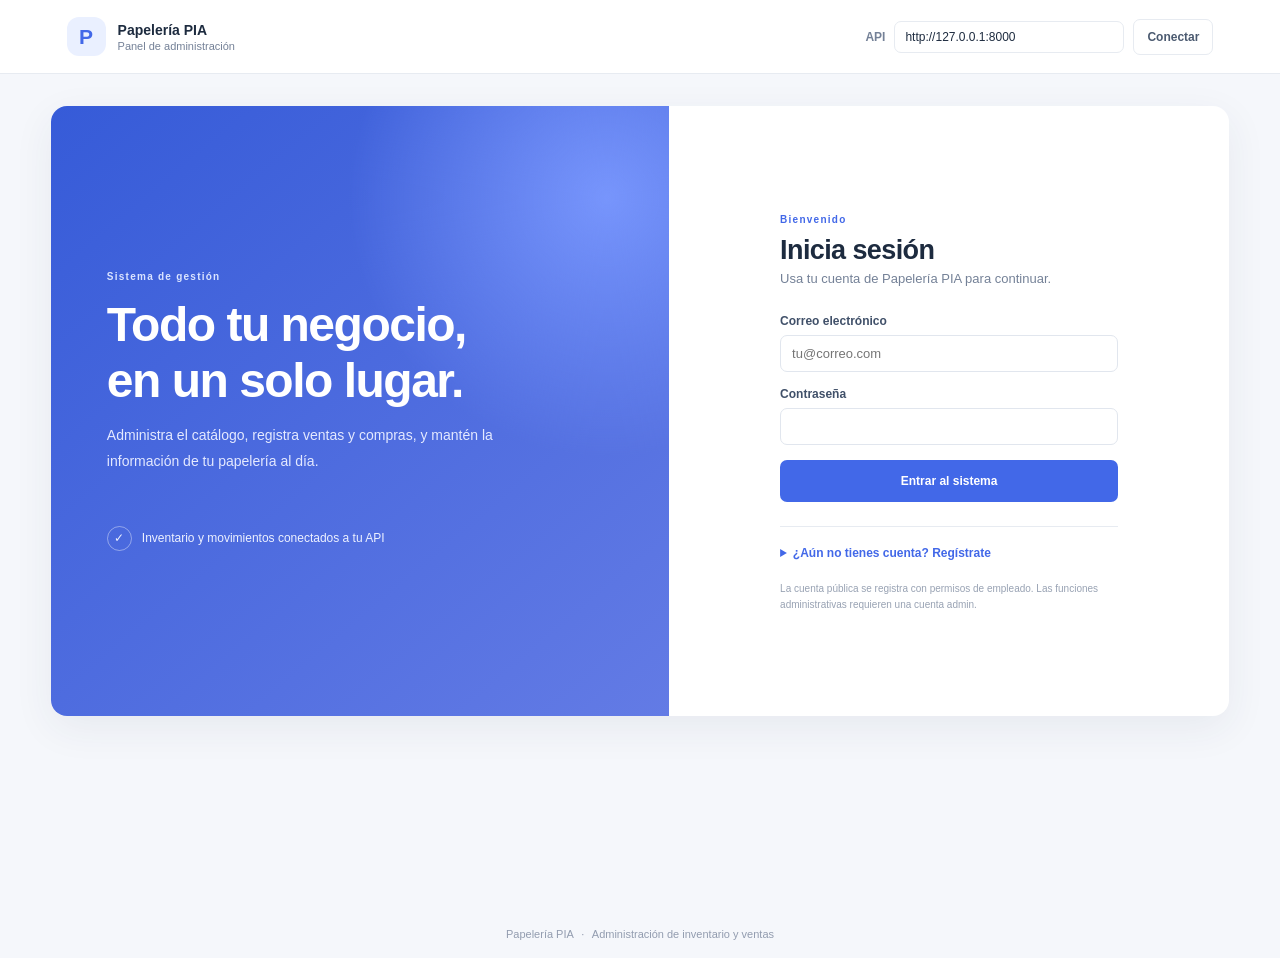
<file: frontend/index.html>
<!doctype html>
<html lang="es">
  <head>
    <meta charset="utf-8">
    <meta name="viewport" content="width=device-width, initial-scale=1">
    <meta name="theme-color" content="#f5f7fb">
    <title>Papelería PIA | Administración</title>
    <link rel="stylesheet" href="./styles.css">
    <script src="./app.js" defer></script>
  </head>
  <body>
    <header class="topbar">
      <a class="brand" href="#" aria-label="Papelería PIA, inicio">
        <span class="brand-mark">P</span>
        <span><strong>Papelería PIA</strong><small>Panel de administración</small></span>
      </a>
      <div class="api-setting">
        <label for="api-url">API</label>
        <input id="api-url" type="url" value="http://127.0.0.1:8000" aria-label="Dirección base de la API">
        <button id="save-api" class="button button-light" type="button">Conectar</button>
      </div>
      <div id="account" class="account" hidden>
        <span id="account-name"></span>
        <button id="logout" class="button button-light" type="button">Cerrar sesión</button>
      </div>
    </header>

    <main class="page">
      <div id="notice" class="notice" role="status" aria-live="polite" hidden></div>

      <section id="auth-panel" class="auth-layout">
        <div class="welcome-card">
          <span class="eyebrow">Sistema de gestión</span>
          <h1>Todo tu negocio,<br>en un solo lugar.</h1>
          <p>Administra el catálogo, registra ventas y compras, y mantén la información de tu papelería al día.</p>
          <div class="welcome-stat"><span class="welcome-icon">✓</span> Inventario y movimientos conectados a tu API</div>
        </div>
        <div class="auth-card">
          <div class="auth-heading">
            <span class="eyebrow">Bienvenido</span>
            <h2>Inicia sesión</h2>
            <p>Usa tu cuenta de Papelería PIA para continuar.</p>
          </div>
          <form id="login-form" class="form-grid">
            <label class="field field-wide">Correo electrónico
              <input name="correo" type="email" autocomplete="username" placeholder="tu@correo.com" required>
            </label>
            <label class="field field-wide">Contraseña
              <input name="contrasena" type="password" autocomplete="current-password" required>
            </label>
            <button class="button button-primary field-wide" type="submit">Entrar al sistema</button>
          </form>
          <details class="register-details">
            <summary>¿Aún no tienes cuenta? Regístrate</summary>
            <form id="register-form" class="form-grid register-form">
              <label class="field field-wide">Nombre
                <input name="nombre" autocomplete="name" required>
              </label>
              <label class="field field-wide">Correo electrónico
                <input name="correo" type="email" autocomplete="email" required>
              </label>
              <label class="field field-wide">Contraseña <span class="hint">(mínimo 8 caracteres)</span>
                <input name="contrasena" type="password" minlength="8" autocomplete="new-password" required>
              </label>
              <button class="button button-secondary field-wide" type="submit">Crear cuenta de empleado</button>
            </form>
          </details>
          <p class="auth-footnote">La cuenta pública se registra con permisos de empleado. Las funciones administrativas requieren una cuenta admin.</p>
        </div>
      </section>

      <section id="workspace" class="workspace" hidden>
        <aside class="sidebar">
          <span class="nav-label">PRINCIPAL</span>
          <nav id="navigation" aria-label="Secciones">
            <button class="nav-item active" data-view="dashboard"><span>▦</span> Resumen</button>
            <button class="nav-item" data-view="productos"><span>▤</span> Productos</button>
            <button class="nav-item" data-view="categorias"><span>◫</span> Categorías</button>
            <button class="nav-item" data-view="clientes"><span>♙</span> Clientes</button>
            <button class="nav-item" data-view="proveedores"><span>♧</span> Proveedores</button>
          </nav>
          <span class="nav-label nav-label-spaced">OPERACIONES</span>
          <nav aria-label="Operaciones">
            <button class="nav-item" data-view="ventas"><span>↗</span> Ventas</button>
            <button class="nav-item admin-only" data-view="compras"><span>↙</span> Compras</button>
            <button class="nav-item admin-only" data-view="usuarios"><span>♧</span> Usuarios</button>
          </nav>
          <div class="sidebar-note"><strong>API conectada</strong><span>Los cambios se guardan en el sistema.</span></div>
        </aside>

        <div class="content">
          <section class="view active" id="view-dashboard">
            <div class="page-heading">
              <div><span class="eyebrow">VISTA GENERAL</span><h1>Resumen</h1><p>Un vistazo rápido a tu papelería.</p></div>
              <button class="button button-light" id="refresh-dashboard" type="button">Actualizar datos</button>
            </div>
            <div class="summary-grid" id="summary-cards"></div>
            <div class="panel dashboard-panel">
              <div class="panel-heading"><div><h2>Accesos rápidos</h2><p>Elige una sección para comenzar.</p></div></div>
              <div class="quick-links">
                <button class="quick-link" data-view="productos"><span class="quick-icon blue">▤</span><span><strong>Catálogo</strong><small>Consulta y actualiza productos</small></span><b>→</b></button>
                <button class="quick-link" data-view="ventas"><span class="quick-icon green">↗</span><span><strong>Registrar una venta</strong><small>Registra artículos vendidos</small></span><b>→</b></button>
                <button class="quick-link admin-only" data-view="compras"><span class="quick-icon orange">↙</span><span><strong>Registrar una compra</strong><small>Actualiza el inventario</small></span><b>→</b></button>
              </div>
            </div>
          </section>
          <section class="view" id="view-productos"></section>
          <section class="view" id="view-categorias"></section>
          <section class="view" id="view-clientes"></section>
          <section class="view" id="view-proveedores"></section>
          <section class="view" id="view-ventas"></section>
          <section class="view" id="view-compras"></section>
          <section class="view" id="view-usuarios"></section>
        </div>
      </section>
    </main>
    <footer class="footer">Papelería PIA <span>·</span> Administración de inventario y ventas</footer>
  </body>
</html>
</file>
<file: frontend/styles.css>
:root {
  color-scheme: light;
  --ink: #1d2b3f;
  --muted: #748197;
  --line: #e7ebf1;
  --canvas: #f5f7fb;
  --paper: #fff;
  --blue: #4268e8;
  --blue-dark: #3156d3;
  --green: #159570;
  --red: #d34b56;
  font-family: "Segoe UI", sans-serif;
}

* { box-sizing: border-box; }
body { margin: 0; min-width: 320px; background: var(--canvas); color: var(--ink); }
button, input, select, textarea { font: inherit; }
button { cursor: pointer; }
[hidden] { display: none !important; }

.topbar { height: 74px; padding: 0 5.2%; display: flex; align-items: center; justify-content: space-between; gap: 20px; background: var(--paper); border-bottom: 1px solid var(--line); }
.brand { display: flex; align-items: center; gap: 12px; color: var(--ink); text-decoration: none; }
.brand-mark { width: 39px; height: 39px; display: grid; place-items: center; border-radius: 12px; background: #eaf0ff; color: var(--blue); font: 800 21px "Segoe UI", sans-serif; }
.brand strong, .brand small { display: block; }
.brand strong { font: 700 14px "Manrope", sans-serif; }
.brand small { margin-top: 2px; color: var(--muted); font-size: 11px; }
.api-setting, .account { display: flex; align-items: center; gap: 9px; }
.api-setting label { color: var(--muted); font-size: 12px; font-weight: 700; }
.api-setting input { width: min(230px, 30vw); padding: 8px 10px; border: 1px solid var(--line); border-radius: 7px; color: var(--ink); font-size: 12px; }
.account { font-size: 13px; font-weight: 600; }
.page { width: min(1240px, 92%); min-height: calc(100vh - 128px); margin: 32px auto; }
.footer { padding: 18px; text-align: center; color: #929caf; font-size: 11px; }
.footer span { padding: 0 5px; }

.auth-layout { min-height: 610px; display: grid; grid-template-columns: 1.05fr .95fr; overflow: hidden; border-radius: 16px; background: white; box-shadow: 0 12px 40px #26375712; }
.welcome-card { display: flex; flex-direction: column; justify-content: center; padding: 70px 9%; color: white; background: radial-gradient(circle at 90% 15%, #7795fc 0, transparent 34%), linear-gradient(140deg, #365bd8, #637be5); }
.eyebrow { color: var(--blue); font-size: 10px; font-weight: 700; letter-spacing: 1.25px; }
.welcome-card .eyebrow { color: #dbe4ff; }
.welcome-card h1 { margin: 15px 0; font: 800 clamp(32px, 4vw, 48px)/1.16 "Manrope", sans-serif; letter-spacing: -1.5px; }
.welcome-card p { max-width: 400px; margin: 0; color: #e4e9ff; font-size: 14px; line-height: 1.8; }
.welcome-stat { display: flex; align-items: center; gap: 10px; margin-top: 52px; color: #edf1ff; font-size: 12px; }
.welcome-icon { width: 25px; height: 25px; display: grid; place-items: center; border: 1px solid #ffffff66; border-radius: 50%; }
.auth-card { align-self: center; width: min(410px, 100%); margin: auto; padding: 48px 36px; }
.auth-heading h2 { margin: 8px 0 5px; font: 800 27px "Manrope", sans-serif; letter-spacing: -.6px; }
.auth-heading p, .panel-heading p, .page-heading p { margin: 0; color: var(--muted); font-size: 13px; }
.form-grid { display: grid; grid-template-columns: 1fr 1fr; gap: 15px; }
.auth-card > .form-grid { margin-top: 28px; }
.field { display: flex; min-width: 0; flex-direction: column; gap: 7px; color: #405069; font-size: 12px; font-weight: 600; }
.field-wide { grid-column: 1 / -1; }
.field input, .field select, .field textarea, .inline-input { width: 100%; padding: 10px 11px; border: 1px solid #e1e6ee; border-radius: 7px; outline: none; background: white; color: var(--ink); font-size: 13px; font-weight: 400; }
.field textarea { min-height: 76px; resize: vertical; }
.field input:focus, .field select:focus, .field textarea:focus, .inline-input:focus { border-color: #9aafff; box-shadow: 0 0 0 3px #4268e81b; }
.hint { color: var(--muted); font-size: 10px; font-weight: 400; }
.button { display: inline-flex; min-height: 36px; align-items: center; justify-content: center; gap: 7px; padding: 8px 13px; border: 1px solid transparent; border-radius: 7px; font-size: 12px; font-weight: 700; transition: background .15s, transform .15s; }
.button:active { transform: translateY(1px); }
.button-primary { min-height: 42px; color: white; background: var(--blue); }
.button-primary:hover { background: var(--blue-dark); }
.button-secondary { color: var(--blue); background: #eef2ff; }
.button-light { border-color: var(--line); color: #4b5a70; background: white; }
.button-light:hover { background: #f7f8fb; }
.button-danger { color: var(--red); background: #fff0f1; }
.button-small { min-height: 29px; padding: 5px 9px; font-size: 11px; }
.register-details { margin-top: 24px; padding-top: 19px; border-top: 1px solid var(--line); }
.register-details summary { color: var(--blue); cursor: pointer; font-size: 12px; font-weight: 700; }
.register-form { margin-top: 16px; }
.auth-footnote { margin: 21px 0 0; color: #98a2b3; font-size: 10px; line-height: 1.6; }

.notice { position: fixed; z-index: 5; top: 88px; left: 50%; width: min(520px, 90%); padding: 12px 16px; transform: translateX(-50%); border: 1px solid #bfe7d7; border-radius: 9px; background: #effbf5; box-shadow: 0 8px 30px #1c3e2818; color: #176f50; font-size: 13px; }
.notice.error { border-color: #f2c5c8; background: #fff4f4; color: #ad343f; }

.workspace { display: grid; grid-template-columns: 218px minmax(0, 1fr); gap: 25px; align-items: start; }
.sidebar { position: sticky; top: 20px; min-height: 600px; padding: 21px 13px; border: 1px solid var(--line); border-radius: 12px; background: white; }
.nav-label { display: block; padding: 0 10px; color: #a0a9b8; font-size: 9px; font-weight: 700; letter-spacing: 1.1px; }
.nav-label-spaced { margin-top: 24px; }
.sidebar nav { display: grid; gap: 4px; margin-top: 10px; }
.nav-item { width: 100%; display: flex; align-items: center; gap: 12px; padding: 10px; border: 0; border-radius: 7px; background: transparent; color: #627087; text-align: left; font-size: 12px; font-weight: 600; }
.nav-item span { width: 17px; color: #8491a6; font-size: 16px; text-align: center; }
.nav-item:hover { background: #f7f8fc; }
.nav-item.active { background: #eef2ff; color: var(--blue); }
.nav-item.active span { color: var(--blue); }
.sidebar-note { display: grid; gap: 5px; margin: 35px 5px 0; padding: 13px; border-radius: 8px; background: #f6f8fc; }
.sidebar-note strong { color: #54627a; font-size: 11px; }
.sidebar-note span { color: #929db0; font-size: 10px; line-height: 1.5; }
.content { min-width: 0; }
.view { display: none; }
.view.active { display: block; }
.page-heading { display: flex; align-items: center; justify-content: space-between; gap: 15px; margin: 4px 0 22px; }
.page-heading h1 { margin: 4px 0 5px; font: 800 27px "Manrope", sans-serif; letter-spacing: -.7px; }
.summary-grid { display: grid; grid-template-columns: repeat(4, minmax(0, 1fr)); gap: 13px; }
.summary-card { padding: 18px; border: 1px solid var(--line); border-radius: 10px; background: white; }
.summary-label { color: var(--muted); font-size: 11px; font-weight: 600; }
.summary-value { display: block; margin-top: 12px; font: 800 27px "Manrope", sans-serif; }
.summary-note { display: block; margin-top: 5px; color: #a0a9b8; font-size: 10px; }
.panel { margin-top: 20px; padding: 21px; border: 1px solid var(--line); border-radius: 10px; background: white; }
.panel-heading { display: flex; align-items: center; justify-content: space-between; gap: 15px; margin-bottom: 17px; }
.panel-heading h2 { margin: 0 0 5px; font: 700 15px "Manrope", sans-serif; }
.quick-links { display: grid; grid-template-columns: repeat(3, 1fr); gap: 10px; }
.quick-link { min-width: 0; display: flex; align-items: center; gap: 10px; padding: 12px; border: 1px solid var(--line); border-radius: 8px; background: white; text-align: left; }
.quick-link > span:nth-child(2) { min-width: 0; flex: 1; }
.quick-link strong, .quick-link small { display: block; }
.quick-link strong { font-size: 11px; }
.quick-link small { margin-top: 4px; color: var(--muted); font-size: 9px; }
.quick-link b { color: #9da8b8; }
.quick-link:hover { border-color: #b7c5ff; background: #fbfcff; }
.quick-icon { width: 32px; height: 32px; display: grid; flex: 0 0 auto; place-items: center; border-radius: 8px; font-size: 16px; }
.quick-icon.blue { color: var(--blue); background: #edf1ff; }
.quick-icon.green { color: var(--green); background: #e9f8f2; }
.quick-icon.orange { color: #d48426; background: #fff4e7; }
.management-grid { display: grid; grid-template-columns: minmax(245px, .75fr) minmax(0, 1.65fr); gap: 16px; align-items: start; }
.form-panel, .table-panel { min-width: 0; margin-top: 0; }
.form-panel .form-grid { gap: 12px; }
.form-panel .button { margin-top: 2px; }
.form-panel .panel-heading { margin-bottom: 16px; }
.restore-box { margin-top: 18px; padding-top: 15px; border-top: 1px solid var(--line); }
.restore-box p { margin: 0 0 9px; color: var(--muted); font-size: 10px; line-height: 1.5; }
.restore-controls { display: flex; gap: 7px; }
.restore-controls input { min-width: 0; }
.table-wrap { width: 100%; overflow-x: auto; }
table { width: 100%; border-collapse: collapse; text-align: left; }
th { padding: 10px 9px; border-bottom: 1px solid var(--line); color: #8b96a8; font-size: 9px; font-weight: 700; letter-spacing: .3px; white-space: nowrap; }
td { padding: 11px 9px; border-bottom: 1px solid #eef0f4; color: #536178; font-size: 11px; vertical-align: middle; }
tbody tr:last-child td { border-bottom: 0; }
.empty-state { padding: 34px 12px; color: #919bad; text-align: center; font-size: 12px; }
.table-actions { display: flex; flex-wrap: wrap; gap: 5px; }
.badge { display: inline-block; padding: 4px 7px; border-radius: 20px; background: #eaf8f2; color: #16835d; font-size: 9px; font-weight: 700; text-transform: capitalize; }
.badge.cancelled { background: #fff0f0; color: var(--red); }
.line-items { display: grid; gap: 8px; }
.item-row { display: grid; grid-template-columns: minmax(110px, 1fr) 70px 92px 32px; gap: 7px; align-items: end; padding: 9px; border: 1px solid var(--line); border-radius: 8px; }
.item-row.no-cost { grid-template-columns: minmax(110px, 1fr) 75px 32px; }
.item-row .field { font-size: 10px; }
.item-row .field input, .item-row .field select { padding: 8px; font-size: 11px; }
.remove-item { width: 31px; height: 33px; border: 0; border-radius: 6px; background: #fff0f1; color: var(--red); font-size: 17px; }
.line-item-toolbar { display: flex; align-items: center; justify-content: space-between; gap: 8px; margin-top: 10px; }
.totals { color: #64728a; font-size: 11px; }
.filter-row { display: flex; flex-wrap: wrap; gap: 9px; align-items: end; }
.filter-row .field { min-width: 160px; }
.users-page .management-grid { grid-template-columns: minmax(245px, .75fr) minmax(0, 1.65fr); }

@media (max-width: 900px) {
  .workspace { grid-template-columns: 180px minmax(0, 1fr); gap: 15px; }
  .summary-grid { grid-template-columns: repeat(2, 1fr); }
  .management-grid { grid-template-columns: 1fr; }
  .form-panel .form-grid { grid-template-columns: 1fr 1fr; }
  .form-panel .field-wide { grid-column: 1 / -1; }
}
@media (max-width: 650px) {
  .topbar { height: auto; min-height: 68px; flex-wrap: wrap; padding: 12px 4%; }
  .api-setting { order: 3; width: 100%; }
  .api-setting input { width: auto; flex: 1; }
  .account { margin-left: auto; font-size: 11px; }
  .page { width: 94%; margin: 18px auto; }
  .auth-layout { grid-template-columns: 1fr; }
  .welcome-card { min-height: 260px; padding: 34px 8%; }
  .welcome-card h1 { font-size: 34px; }
  .welcome-stat { margin-top: 22px; }
  .auth-card { padding: 35px 8%; }
  .workspace { display: block; }
  .sidebar { position: static; min-height: auto; margin-bottom: 18px; padding: 12px; }
  .sidebar .nav-label, .sidebar-note { display: none; }
  .sidebar nav { display: flex; overflow-x: auto; margin: 0; }
  .sidebar nav + .nav-label { display: none; }
  .sidebar nav:nth-of-type(2) { margin-top: 4px; }
  .nav-item { width: auto; flex: 0 0 auto; padding: 9px; }
  .nav-item span { width: auto; }
  .page-heading { align-items: flex-start; }
  .page-heading .button { flex: 0 0 auto; }
  .quick-links { grid-template-columns: 1fr; }
  .summary-card { padding: 13px; }
  .panel { padding: 15px; }
  .item-row, .item-row.no-cost { grid-template-columns: minmax(110px, 1fr) 65px 32px; }
  .item-row .cost-field { grid-column: 1 / 3; }
}
</file>
